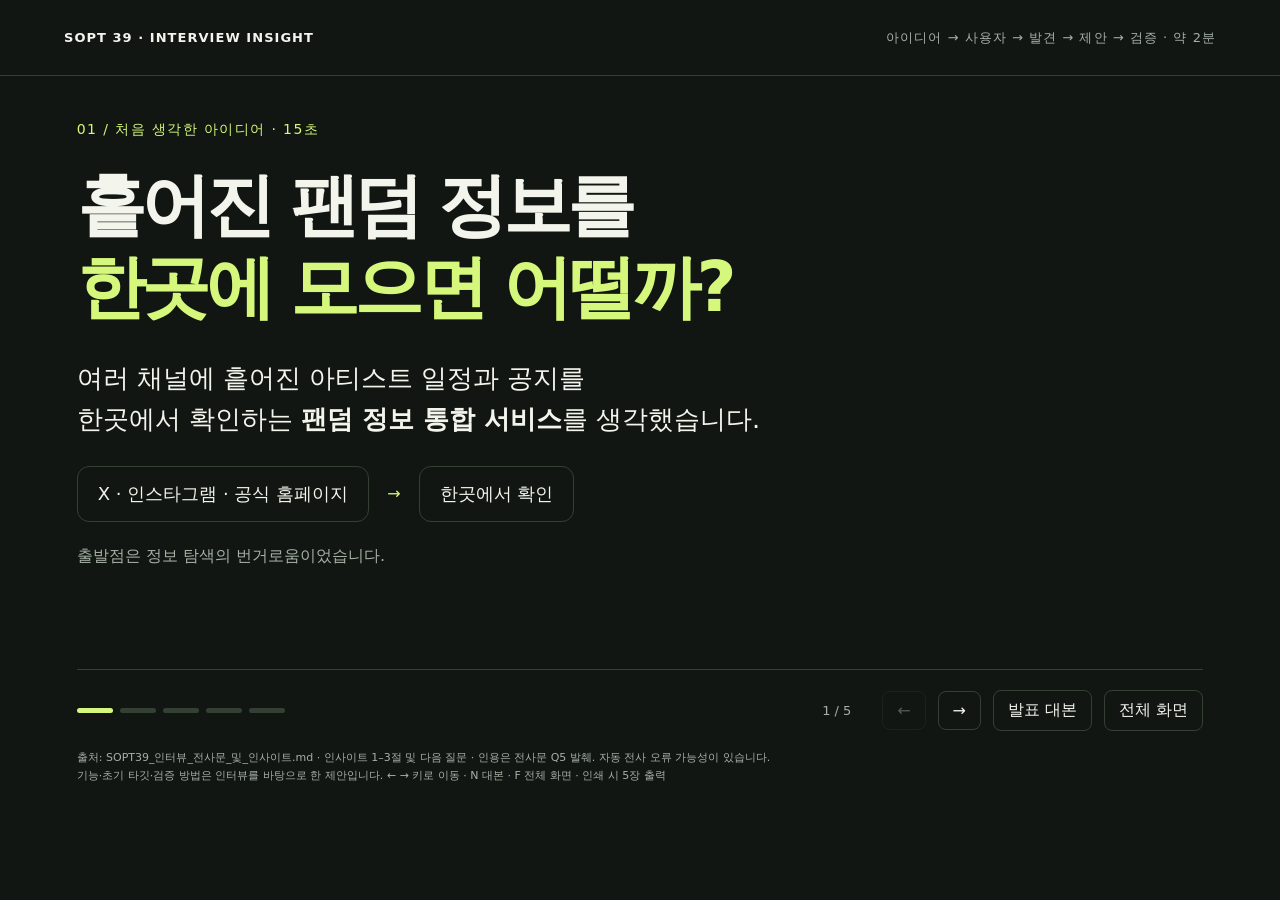
<file: index.html>
<!doctype html>
<html lang="ko">
<head>
<meta charset="utf-8"><meta name="viewport" content="width=device-width, initial-scale=1">
<title>SOPT 39 · 팬 활동 Action Planner</title>
<style>
:root{--bg:#111612;--ink:#f3f5ec;--muted:#a5b0a5;--lime:#d4f77c;--line:#354035}*{box-sizing:border-box}body{margin:0;background:var(--bg);color:var(--ink);font-family:system-ui,-apple-system,'Noto Sans KR',sans-serif}button{font:inherit;cursor:pointer}header{height:76px;display:flex;align-items:center;justify-content:space-between;padding:0 5vw;border-bottom:1px solid var(--line);font-size:13px;letter-spacing:.08em}header span{color:var(--muted)}main{max-width:1400px;margin:auto;padding:5vh 6vw 2vh}.slide{display:none;min-height:530px}.slide.active{display:block;animation:enter .3s ease}.eyebrow{font-size:14px;color:var(--lime);letter-spacing:.1em;margin:0 0 26px}h1{font-size:clamp(38px,5.4vw,76px);letter-spacing:-.065em;line-height:1.18;margin:0 0 30px;font-weight:750}h2{font-size:clamp(32px,4.1vw,58px);letter-spacing:-.055em;line-height:1.25;margin:0 0 30px}em{font-style:normal;color:var(--lime)}.lead{font-size:clamp(19px,2vw,27px);line-height:1.6;max-width:900px}.muted{color:var(--muted)}.pill{display:inline-block;border:1px solid var(--line);border-radius:30px;padding:9px 15px;color:var(--muted);font-size:14px;margin:20px 8px 0 0}.grid{display:grid;grid-template-columns:repeat(3,1fr);gap:18px;margin-top:28px}.card{border:1px solid var(--line);padding:25px;border-radius:16px;background:#192019}.card b{font-size:21px;display:block;margin-bottom:12px}.card p{line-height:1.65;color:var(--muted);margin:0;font-size:17px}.num{color:var(--lime);font-size:13px;display:block;margin-bottom:18px}blockquote{margin:20px 0 26px;border-left:3px solid var(--lime);padding:8px 0 8px 24px;font-size:clamp(23px,2.7vw,36px);line-height:1.5;letter-spacing:-.035em}cite{font-style:normal;display:block;font-size:13px;color:var(--muted);margin-top:16px;letter-spacing:0}.insight{padding:22px 26px;background:var(--lime);color:#192113;border-radius:12px;font-size:22px;line-height:1.5}.flow{display:flex;align-items:center;gap:18px;margin:24px 0}.flow span{padding:15px 20px;border:1px solid var(--line);border-radius:12px;font-size:18px}.flow i{font-style:normal;color:var(--lime)}.example{display:flex;gap:30px;justify-content:space-between;align-items:center;padding:20px 24px;margin-top:23px;border:1px solid var(--line);border-radius:12px}.example strong{color:var(--lime)}small{font-size:13px;color:var(--muted);line-height:1.6}.bottom{max-width:1400px;margin:auto;padding:0 6vw 30px}nav{display:flex;align-items:center;gap:12px;border-top:1px solid var(--line);padding-top:20px}button{color:var(--ink);background:transparent;border:1px solid var(--line);border-radius:8px;padding:9px 14px}button:hover,button:focus-visible{border-color:var(--lime);color:var(--lime)}button:disabled{opacity:.3;cursor:default}.progress{display:flex;gap:7px;flex:1}.progress button{width:36px;height:5px;padding:0;border:0;border-radius:8px;background:var(--line)}.progress button.current{background:var(--lime)}#count{font-size:13px;color:var(--muted);min-width:48px}.notes{margin-top:18px;padding:20px 24px;border:1px dashed var(--line);border-radius:10px;line-height:1.85;color:#c7d1c4;font-size:16px}.notes[hidden]{display:none}.notes strong{display:block;color:var(--lime);margin-bottom:8px;font-size:13px}.source{margin-top:18px;color:var(--muted);font-size:11px;line-height:1.6}@keyframes enter{from{opacity:.4;transform:translateY(6px)}to{opacity:1;transform:none}}@media(max-width:700px){header{padding:0 6vw;height:60px}header span{font-size:10px}.slide{min-height:0;padding-bottom:30px}.grid{grid-template-columns:1fr}.card{padding:19px}main{padding-top:32px}.flow{flex-wrap:wrap;gap:8px}.flow span{font-size:15px}.example{align-items:flex-start;flex-direction:column;gap:10px}nav{flex-wrap:wrap}#notesToggle{font-size:12px}.progress{min-width:120px}.insight{font-size:19px}}@media print{body{background:white;color:#182015}header,nav,.source{display:none}main{padding:0}.slide,.slide.active{display:block;min-height:0;page-break-after:always;padding:30px 20px;animation:none}h1{font-size:52px}h2{font-size:40px}.eyebrow,em,.num{color:#476a10}.card{background:white;border-color:#ccc}.card p,.muted,cite,small{color:#555}.insight{background:#e7f4ce}.notes{display:none}.bottom{padding:0}}
</style>
</head>
<body>
<header><b>SOPT 39 · INTERVIEW INSIGHT</b><span>아이디어 → 사용자 → 발견 → 제안 → 검증 · 약 2분</span></header>
<main>
<section class="slide active" aria-label="1. 아이디어">
<p class="eyebrow">01 / 처음 생각한 아이디어 · 15초</p>
<h1>흩어진 팬덤 정보를<br><em>한곳에 모으면 어떨까?</em></h1>
<p class="lead">여러 채널에 흩어진 아티스트 일정과 공지를<br>한곳에서 확인하는 <strong>팬덤 정보 통합 서비스</strong>를 생각했습니다.</p>
<div class="flow"><span>X · 인스타그램 · 공식 홈페이지</span><i>→</i><span>한곳에서 확인</span></div>
<p class="muted">출발점은 정보 탐색의 번거로움이었습니다.</p>
</section>
<section class="slide" aria-label="2. 대상">
<p class="eyebrow">02 / 집중할 사용자 · 20초</p>
<h2>공지를 읽었지만,<br><em>참여 준비는 아직인 팬</em></h2>
<p class="lead">콘서트·공개방송 등 오프라인 행사에 참여하려고<br>여러 공지에서 조건과 준비물을 직접 정리하는 팬에 집중합니다.</p>
<div class="grid"><div class="card"><span class="num">상황 01</span><b>여러 채널을 오간다</b><p>공식 공지와 팬이 정리한 정보를 함께 확인합니다.</p></div><div class="card"><span class="num">상황 02</span><b>내 조건을 대조한다</b><p>멤버십·인증·신청 자격을 다시 확인합니다.</p></div><div class="card"><span class="num">상황 03</span><b>직접 계획을 만든다</b><p>마감일과 준비물을 메모하고 일정을 맞춥니다.</p></div></div>
<span class="pill">제안하는 초기 타깃 · 실제 참여를 준비하는 팬</span>
</section>
<section class="slide" aria-label="3. 문제와 인사이트">
<p class="eyebrow">03 / 문제와 실제 발언 · 30초</p>
<h2>찾은 정보가 바로<br><em>행동이 되지는 않았습니다.</em></h2>
<blockquote>“일자나 뭐 조건이나 이런 게 다 가지각색이라<br>각각 다 찾아보고 직접 취합해서 계획을 짜든가<br>이런 식으로 해야 되는 게 번거로운 것 같긴 합니다.”<cite>일본 아티스트 팬 인터뷰 · Q5 · 전사문 발언 발췌</cite></blockquote>
<div class="insight">핵심 문제: 정보를 찾은 뒤에도 <strong>내 조건·마감·준비물</strong>로 다시 정리해야 한다.</div>
<p class="muted">인사이트 가설: 정보 모음보다 ‘나의 다음 행동’을 정리해주는 도움이 필요할 수 있습니다.</p>
</section>
<section class="slide" aria-label="4. 기능 제안">
<p class="eyebrow">04 / 기능 제안 · 30초</p>
<h2>팬 활동 <em>Action Planner</em><br>“그래서 오늘 무엇을 해야 하지?”</h2>
<div class="grid"><div class="card"><span class="num">01 · 나에게 맞게</span><b>참여 조건 확인</b><p>관심 행사와 내 멤버십·인증 상태를 대조합니다. 불확실한 조건은 ‘확인 필요’로 표시합니다.</p></div><div class="card"><span class="num">02 · 행동으로 바꾸기</span><b>준비 체크리스트</b><p>신청 방법·마감·준비물을 할 일로 정리하고 공식 공지 출처를 연결합니다.</p></div><div class="card"><span class="num">03 · 놓치지 않게</span><b>마감 알림</b><p>신청과 준비 마감 전에 다음 행동을 알려줍니다.</p></div></div>
<div class="example"><span><small>예시 화면 · 인터뷰 사실이 아닌 기능 설명용</small><br><strong>오늘 할 일</strong> — 멤버십 인증 확인 → 신청 → 신분증 준비</span><span class="muted">반복 검색과 메모를 줄이고<br>준비 누락을 줄이는 것이 목표</span></div>
</section>
<section class="slide" aria-label="5. 다음 검증">
<p class="eyebrow">05 / 다음에 확인할 것 · 25초</p>
<h2>정보를 모으는 것보다<br><em>실제로 준비가 쉬워질까?</em></h2>
<p class="lead">최근 행사 참여 경험이 있는 팬 5명에게<br>실제 공지 기반 체크리스트 시안을 사용하게 하겠습니다.</p>
<div class="grid"><div class="card"><span class="num">비교</span><b>기존 방식 vs 시안</b><p>비슷한 난이도의 공지로 참여 조건·마감·준비물 찾기 과제를 비교합니다.</p></div><div class="card"><span class="num">관찰</span><b>시간 · 누락 · 재검색</b><p>정리 시간과 빠뜨린 항목, 다른 채널을 다시 찾는 이유를 기록합니다.</p></div><div class="card"><span class="num">판단</span><b>실제 다음 행사에서도?</b><p>다음 행사에서 재사용하는지 확인합니다. 정확성과 준비 누락이 개선되지 않으면 기능을 수정합니다.</p></div></div>
<p class="muted">검증할 가설: ‘내 다음 행동’ 정리가 기존 검색·메모보다 도움이 된다.</p>
</section>
</main>
<div class="bottom"><nav aria-label="슬라이드 탐색"><div class="progress" id="progress"></div><span id="count" aria-live="polite">1 / 5</span><button id="prev" aria-label="이전 슬라이드">←</button><button id="next" aria-label="다음 슬라이드">→</button><button id="notesToggle" aria-expanded="false">발표 대본</button><button id="fullscreen">전체 화면</button></nav><div class="notes" id="notes" hidden></div><div class="source">출처: SOPT39_인터뷰_전사문_및_인사이트.md · 인사이트 1–3절 및 다음 질문 · 인용은 전사문 Q5 발췌. 자동 전사 오류 가능성이 있습니다.<br>기능·초기 타깃·검증 방법은 인터뷰를 바탕으로 한 제안입니다. ← → 키로 이동 · N 대본 · F 전체 화면 · 인쇄 시 5장 출력</div></div>
<script>
const scripts=[
'처음에는 여러 채널에 흩어진 아티스트 일정과 공지를 한곳에 모아주는 팬덤 정보 통합 서비스를 생각했습니다. X나 인스타그램, 공식 홈페이지를 오가는 번거로움을 줄이려는 아이디어였습니다.',
'인터뷰 후에는 타깃을 더 좁혔습니다. 단순히 소식을 보고 싶은 팬보다, 콘서트나 공개방송에 실제로 참여하려는 팬입니다. 이들은 공지를 읽고도 멤버십이나 인증 조건을 확인하고, 마감일과 준비물을 따로 정리해야 하는 상황에 있습니다.',
'실제 인터뷰에서는 “일자나 뭐 조건이나 이런 게 다 가지각색이라, 각각 다 찾아보고 직접 취합해서 계획을 짜든가, 이런 식으로 해야 되는 게 번거로운 것 같긴 합니다”라는 발언이 나왔습니다. 정보가 없는 것만이 문제가 아니었습니다. 찾은 정보를 내 상황에 맞는 행동으로 다시 바꾸는 과정이 남아 있었습니다. 그래서 정보 통합보다 다음 행동 정리가 필요할 수 있다는 가설을 세웠습니다.',
'이에 팬 활동 액션 플래너를 제안합니다. 관심 행사와 내 멤버십 상태를 바탕으로 참여 조건을 확인하고, 신청 마감과 준비물을 체크리스트로 보여주는 기능입니다. 마감 전에는 필요한 행동을 알려줍니다. 원문 출처를 연결하고 불확실한 조건은 확인이 필요하다고 표시하겠습니다. 반복 검색과 메모를 줄이고, 준비물을 놓치지 않게 돕는 것이 목표입니다.',
'다음에는 최근 행사 참여 경험이 있는 팬 다섯 명에게 실제 공지로 만든 시안을 보여주겠습니다. 기존 방식과 비교해 준비 정보를 정리하는 시간, 누락한 항목, 다시 검색한 이유를 확인하겠습니다. 이후 실제 행사에서도 다시 쓰는지 관찰해, 다음 행동을 정리해주는 기능이 정말 도움이 되는지 검증하겠습니다.'
];
const times=['15초','20초','30초','30초','25초'];const slides=[...document.querySelectorAll('.slide')];let index=0;
const progress=document.getElementById('progress');slides.forEach((_,i)=>{const b=document.createElement('button');b.setAttribute('aria-label',`${i+1}번 슬라이드로 이동`);b.onclick=()=>show(i);progress.appendChild(b)});
function show(i){index=Math.max(0,Math.min(slides.length-1,i));slides.forEach((s,n)=>{s.classList.toggle('active',n===index);s.setAttribute('aria-hidden',n!==index)});[...progress.children].forEach((b,n)=>{b.classList.toggle('current',n===index);b.setAttribute('aria-current',n===index?'step':'false')});document.getElementById('count').textContent=`${index+1} / ${slides.length}`;document.getElementById('prev').disabled=index===0;document.getElementById('next').disabled=index===slides.length-1;const notes=document.getElementById('notes');notes.replaceChildren();const label=document.createElement('strong');label.textContent=`발표 대본 · ${times[index]} 권장 · 총 약 2분`;notes.append(label,document.createTextNode(scripts[index]));}
function toggleNotes(){const n=document.getElementById('notes');n.hidden=!n.hidden;document.getElementById('notesToggle').setAttribute('aria-expanded',!n.hidden)}
async function fullscreen(){try{if(document.fullscreenElement)await document.exitFullscreen();else await document.documentElement.requestFullscreen()}catch{document.getElementById('fullscreen').textContent='전체 화면 미지원'}}
document.getElementById('prev').onclick=()=>show(index-1);document.getElementById('next').onclick=()=>show(index+1);document.getElementById('notesToggle').onclick=toggleNotes;document.getElementById('fullscreen').onclick=fullscreen;document.addEventListener('keydown',e=>{if(e.altKey||e.ctrlKey||e.metaKey)return;if(e.key==='ArrowRight'){e.preventDefault();show(index+1)}if(e.key==='ArrowLeft'){e.preventDefault();show(index-1)}if(e.key.toLowerCase()==='n')toggleNotes();if(e.key.toLowerCase()==='f')fullscreen()});show(0);
</script>
</body></html>
</file>
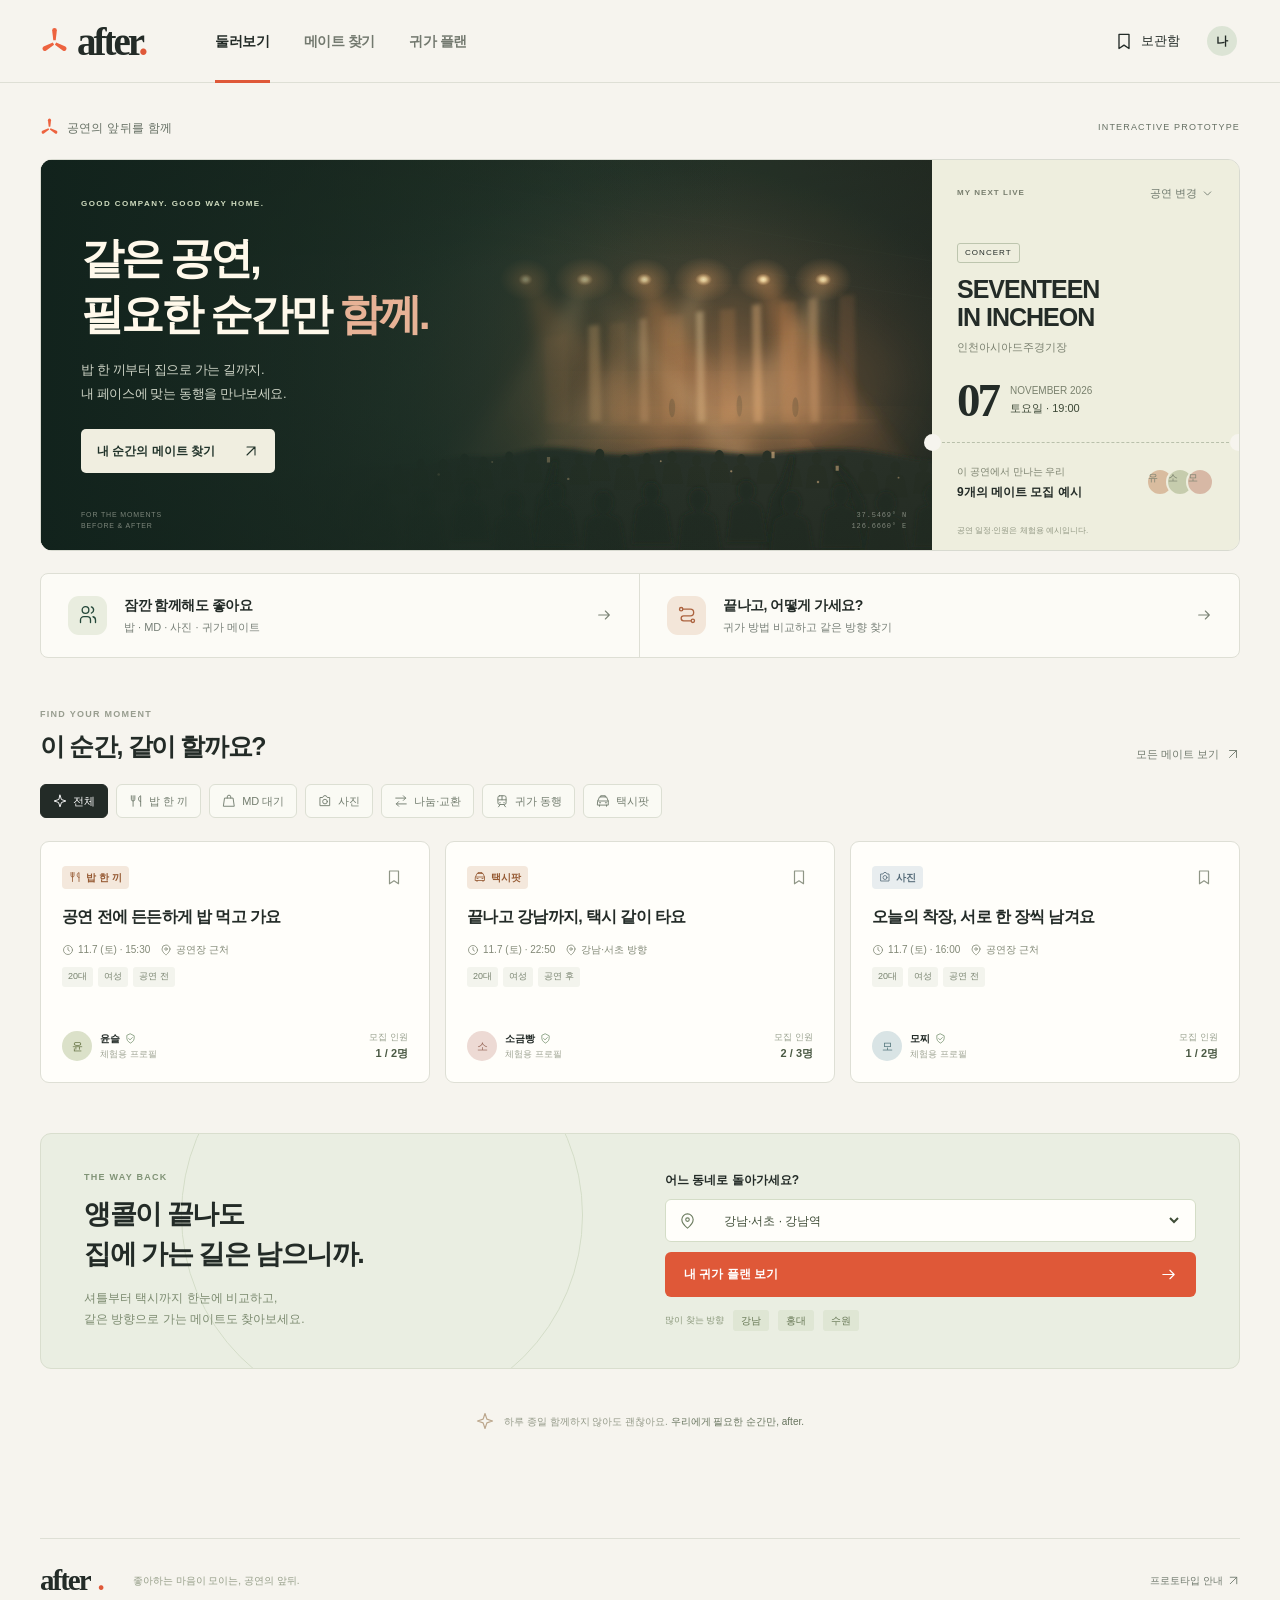
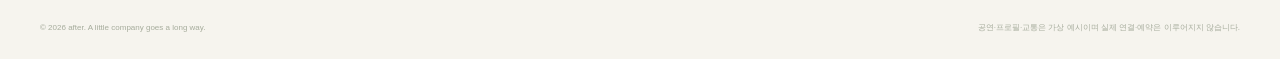
<file: prototype/index.html>
<!doctype html>
<html lang="ko">
<head>
  <meta charset="utf-8">
  <meta name="viewport" content="width=device-width, initial-scale=1">
  <meta name="theme-color" content="#f6f4ee">
  <meta name="description" content="같은 공연, 필요한 순간만 함께. 공연 전후의 메이트와 나에게 맞는 귀가 방법을 찾는 after 프로토타입.">
  <title>after — 공연의 앞뒤를 함께</title>
  <link rel="icon" type="image/svg+xml" href="./assets/mark.svg">
  <link rel="stylesheet" href="./style.css">
</head>
<body>
  <a class="skip-link" href="#main">본문으로 건너뛰기</a>
  <header class="site-header">
    <div class="header-inner">
      <a href="#home" class="brand" aria-label="after 홈"><img src="./assets/mark.svg" width="29" height="29" alt=""><span>after<span class="brand-dot">.</span></span></a>
      <nav class="main-nav" aria-label="주 메뉴">
        <a href="#home" data-page="home">둘러보기</a><a href="#mates" data-page="mates">메이트 찾기</a><a href="#journey" data-page="journey">귀가 플랜</a>
      </nav>
      <div class="header-actions"><a href="#saved" class="saved-link" data-page="saved"><i data-icon="bookmark"></i><span>보관함</span><b id="saved-count" hidden>0</b></a><button class="profile-button" id="profile-button" aria-label="내 체험 프로필">나</button></div>
    </div>
  </header>
  <main id="main" tabindex="-1">
    <section id="page-home" class="page">
      <div class="intro-line"><span><img src="./assets/mark.svg" width="19" height="19" alt=""> 공연의 앞뒤를 함께</span><span class="preview-label">INTERACTIVE PROTOTYPE</span></div>
      <section class="event-hero" aria-label="선택한 공연">
        <div class="hero-art"><div class="hero-overlay"></div><div class="hero-copy"><p class="overline">GOOD COMPANY. GOOD WAY HOME.</p><h1>같은 공연,<br>필요한 순간만 <span>함께.</span></h1><p class="hero-sub">밥 한 끼부터 집으로 가는 길까지.<br>내 페이스에 맞는 동행을 만나보세요.</p><a class="hero-cta" href="#mates">내 순간의 메이트 찾기 <i data-icon="arrow-up-right"></i></a></div><div class="hero-caption"><span>FOR THE MOMENTS<br>BEFORE & AFTER</span><span class="hero-coordinate">37.5469° N<br>126.6660° E</span></div></div>
        <div class="event-ticket"><div class="ticket-top"><span class="overline">MY NEXT LIVE</span><button class="text-button" id="change-event">공연 변경 <i data-icon="chevron-down"></i></button></div><div class="ticket-main"><span class="ticket-label">CONCERT</span><h2 id="hero-event-title"></h2><p id="hero-event-venue"></p><div class="ticket-date"><strong id="hero-event-day"></strong><div id="hero-event-date"></div></div></div><div class="ticket-divider"><span></span></div><div class="ticket-bottom"><div><span>이 공연에서 만나는 우리</span><b id="hero-mate-count"></b></div><div class="mini-avatars" aria-hidden="true"><span>유</span><span>소</span><span>모</span></div></div><p class="ticket-demo">공연 일정·인원은 체험용 예시입니다.</p></div>
      </section>
      <div class="home-shortcuts"><a href="#mates"><span class="shortcut-icon"><i data-icon="users"></i></span><div><b>잠깐 함께해도 좋아요</b><span>밥 · MD · 사진 · 귀가 메이트</span></div><i data-icon="arrow-right"></i></a><a href="#journey"><span class="shortcut-icon"><i data-icon="route"></i></span><div><b>끝나고, 어떻게 가세요?</b><span>귀가 방법 비교하고 같은 방향 찾기</span></div><i data-icon="arrow-right"></i></a></div>
      <section class="section-block"><div class="section-heading"><div><p class="section-kicker">FIND YOUR MOMENT</p><h2>이 순간, 같이 할까요?</h2></div><a href="#mates" class="text-link">모든 메이트 보기 <i data-icon="arrow-up-right"></i></a></div><div class="purpose-tabs" id="home-purposes" aria-label="동행 목적"></div><div class="mate-grid home-mates" id="home-mates"></div></section>
      <section class="home-journey"><div class="home-journey-copy"><p class="section-kicker">THE WAY BACK</p><h2>앵콜이 끝나도<br>집에 가는 길은 남으니까.</h2><p>셔틀부터 택시까지 한눈에 비교하고,<br>같은 방향으로 가는 메이트도 찾아보세요.</p></div><div class="home-journey-form"><label for="home-destination">어느 동네로 돌아가세요?</label><div class="destination-input"><i data-icon="map-pin"></i><select id="home-destination" aria-label="귀가 지역"></select></div><button id="home-plan" class="button primary">내 귀가 플랜 보기 <i data-icon="arrow-right"></i></button><div class="popular"><span>많이 찾는 방향</span><button data-home-destination="gangnam">강남</button><button data-home-destination="hongdae">홍대</button><button data-home-destination="suwon">수원</button></div></div></section>
      <div class="small-promise"><i data-icon="spark"></i><p>하루 종일 함께하지 않아도 괜찮아요. <b>우리에게 필요한 순간만, after.</b></p></div>
    </section>

    <section id="page-mates" class="page" hidden>
      <div class="page-heading"><div><p class="section-kicker">FIND YOUR MOMENT</p><h1>어떤 순간을 함께할까요?</h1><p>같은 공연, 같은 목적. 딱 맞는 만큼만 함께해요.</p></div><button class="button dark" id="open-create"><i data-icon="plus"></i> 메이트 모집하기</button></div>
      <button class="event-context" id="mates-event"><span class="live-dot"></span><b id="mates-event-label"></b><span>공연 변경</span><i data-icon="chevron-down"></i></button>
      <div class="mates-layout"><aside class="filter-panel"><div class="filter-heading"><h2>내게 맞는 조건</h2><button class="text-button" id="reset-filters">초기화</button></div><label for="filter-date">공연 날짜</label><select id="filter-date"></select><label for="filter-time">함께할 시간</label><select id="filter-time"><option value="all">전체 시간</option><option value="before">공연 전</option><option value="after">공연 후</option></select><label for="filter-destination">이동 방향</label><select id="filter-destination"></select><label for="filter-age">연령대</label><select id="filter-age"><option value="all">모든 연령대</option><option value="20">20대</option><option value="30">30대</option></select><div class="filter-note"><i data-icon="info"></i><p>동행은 서로의 페이스를 존중하는 것부터 시작해요.</p></div></aside><div class="mates-results"><div class="purpose-tabs" id="mate-purposes" aria-label="동행 목적"></div><div class="results-toolbar"><span id="result-count" role="status"></span><label class="sort-label">정렬 <select id="sort-mates"><option value="recommended">추천순</option><option value="latest">최근 등록순</option></select></label></div><div class="mate-grid" id="all-mates"></div></div></div>
    </section>

    <section id="page-journey" class="page" hidden>
      <div class="page-heading"><div><p class="section-kicker">THE WAY BACK</p><h1>좋은 하루의 마지막까지.</h1><p>내게 맞는 귀가 방법을 고르고, 같은 방향의 메이트를 만나요.</p></div><span class="page-stamp"><i data-icon="route"></i> TAKE THE GOOD WAY HOME</span></div>
      <div class="journey-search"><button class="journey-event" id="journey-event"><span class="field-label">출발하는 공연</span><b id="journey-event-label"></b><span id="journey-venue"></span></button><span class="journey-arrow"><i data-icon="arrow-right"></i></span><div class="journey-destination"><label for="journey-destination">돌아갈 동네</label><select id="journey-destination"></select></div><button class="button primary" id="search-journey">귀가 방법 찾기 <i data-icon="arrow-right"></i></button></div>
      <div class="journey-timing"><i data-icon="clock"></i><span>공연 종료 <b>22:10</b> · 퇴장 여유 <b>35분</b>을 기준으로 비교해요.</span><span class="sample-pill">시간·요금은 예시</span></div>
      <div class="journey-content"><section class="route-section"><div class="section-heading"><h2 id="route-heading"></h2><span class="muted small">인원에 따라 달라지는 선택</span></div><div id="route-cards"></div><div class="transport-notice"><i data-icon="info"></i><p>실제 시간표·실시간 교통·막차 여부를 조회하는 서비스가 아닙니다. 실제 이용 전 운행사 및 교통 앱에서 반드시 확인해 주세요.</p></div></section><aside class="direction-panel"><p class="section-kicker">SAME WAY, GOOD COMPANY</p><h2>가는 방향이 같다면.</h2><p id="direction-description"></p><div id="direction-mates"></div><button id="direction-find" class="button outline">같은 방향 메이트 더 보기 <i data-icon="arrow-right"></i></button><div class="meeting-note"><i data-icon="map-pin"></i><span>첫 만남은 밝고 사람이 많은 곳에서.<br>약속 장소를 구체적으로 정해요.</span></div></aside></div>
    </section>

    <section id="page-saved" class="page" hidden><div class="page-heading"><div><p class="section-kicker">KEEP THE GOOD ONES</p><h1>나의 보관함</h1><p>마음에 둔 동행과 돌아갈 길, 한곳에 모아두세요.</p></div></div><div class="saved-tabs" id="saved-tabs"><button class="active" data-saved-tab="mates">저장한 메이트</button><button data-saved-tab="requests">연결 요청</button><button data-saved-tab="routes">귀가 플랜</button><button data-saved-tab="posts">내 모집글</button></div><div id="saved-content"></div></section>
  </main>
  <footer><div class="footer-top"><a href="#home" class="brand">after<span class="brand-dot">.</span></a><span>좋아하는 마음이 모이는, 공연의 앞뒤.</span><button class="text-button" id="about-button">프로토타입 안내 <i data-icon="arrow-up-right"></i></button></div><div class="footer-bottom"><span>© 2026 after. A little company goes a long way.</span><span>공연·프로필·교통은 가상 예시이며 실제 연결·예약은 이루어지지 않습니다.</span></div></footer>
  <div id="toast" class="toast" role="status" hidden><i data-icon="check"></i><span></span></div>
  <dialog id="dialog" aria-labelledby="dialog-title"><div class="dialog-inner"><button class="dialog-close icon-button" id="close-dialog" aria-label="창 닫기"><i data-icon="x"></i></button><div id="dialog-content"></div></div></dialog>
  <script type="module" src="./app.js"></script>
</body>
</html>
</file>
<file: prototype/style.css>
:root{--paper:#f6f4ee;--white:#fffefa;--ink:#232b27;--muted:#788078;--line:#dedfd5;--orange:#df5838;--orange-light:#f9e9de;--green:#25483a;--green-light:#e6ede3;--radius:12px;--shadow:0 16px 60px #1f2f2312}*{box-sizing:border-box}html{scroll-behavior:smooth;scroll-padding-top:100px}body{margin:0;background:var(--paper);color:var(--ink);font-family:Arial,'Noto Sans KR','Apple SD Gothic Neo',system-ui,sans-serif;font-size:14px;line-height:1.5;-webkit-font-smoothing:antialiased}button,input,select,textarea{font:inherit}button,a,select{-webkit-tap-highlight-color:transparent}button{cursor:pointer}button:disabled{opacity:.45;cursor:not-allowed}button,a{touch-action:manipulation}a{color:inherit;text-decoration:none}button{color:inherit}button:focus-visible,a:focus-visible,input:focus-visible,select:focus-visible,textarea:focus-visible{outline:2px solid var(--orange);outline-offset:4px}button{border:0;background:none}svg.icon{width:20px;height:20px;fill:none;stroke:currentColor;stroke-width:1.6;stroke-linecap:round;stroke-linejoin:round;vertical-align:middle;flex-shrink:0}img{max-width:100%}h1,h2,h3,p{margin:0}h1,h2,h3{font-weight:700;letter-spacing:-.055em}button,a,select{transition:background .18s,color .18s,border-color .18s,transform .18s}.skip-link{position:absolute;top:-80px;left:20px;padding:12px;background:var(--ink);color:white;z-index:99}.skip-link:focus{top:10px}.site-header{position:sticky;top:0;z-index:20;background:#f6f4eef5;backdrop-filter:blur(14px);border-bottom:1px solid var(--line)}.header-inner{max-width:1280px;margin:auto;display:flex;align-items:center;height:82px;padding:0 40px;gap:70px}.brand{display:inline-flex;align-items:center;gap:8px;font-family:Georgia,'Times New Roman',serif;font-size:39px;font-weight:700;letter-spacing:-3px;line-height:1}.brand-dot{color:var(--orange)}.main-nav{display:flex;align-self:stretch;gap:34px}.main-nav a{display:flex;align-items:center;position:relative;color:#73796f;font-weight:600;letter-spacing:-.03em}.main-nav a.active{color:var(--ink)}.main-nav a.active:after{content:'';position:absolute;bottom:-1px;left:0;right:0;height:3px;background:var(--orange)}.main-nav a:hover{color:var(--orange)}.header-actions{margin-left:auto;display:flex;align-items:center;gap:24px}.saved-link{display:flex;align-items:center;gap:7px;font-size:13px}.saved-link.active{color:var(--orange)}.saved-link b{background:var(--orange);color:white;border-radius:50%;min-width:17px;height:17px;font-size:10px;text-align:center;line-height:17px}.profile-button{width:36px;height:36px;border-radius:50%;background:#dce4d5;font-size:12px;font-weight:700;border:3px solid var(--paper)}main{max-width:1280px;padding:0 40px;margin:auto;min-height:65vh}.page{padding:35px 0 0;animation:arrive .3s ease}.page[hidden]{display:none}.intro-line{display:flex;justify-content:space-between;align-items:center;color:#667064;font-size:12px;margin-bottom:22px;letter-spacing:.02em}.intro-line>span:first-child{display:flex;align-items:center;gap:8px}.tiny-star{font-size:24px;color:var(--orange);line-height:1}.preview-label{letter-spacing:.13em;font-size:9px}.event-hero{display:grid;grid-template-columns:minmax(0,1fr) 307px;min-height:390px;border-radius:var(--radius);overflow:hidden;border:1px solid #d8dad0}.hero-art{position:relative;background:#192b25 url('./assets/stage.svg') center/cover;min-height:390px;color:#fff9eb}.hero-overlay{position:absolute;inset:0;background:linear-gradient(90deg,#10221ce6 0%,#13271e85 42%,#15251c00 78%)}.hero-copy{position:relative;padding:38px 40px;z-index:1}.overline{font-size:9px;font-weight:600;letter-spacing:.16em}.hero-copy .overline{color:#cfdbbf;font-size:8px;letter-spacing:.18em}.hero-copy h1{font-size:43px;font-weight:600;line-height:1.3;letter-spacing:-.07em;margin:21px 0 15px}.hero-copy h1 span{color:#e7b296}.hero-sub{color:#d0d6c8;font-size:13px;line-height:1.85;letter-spacing:-.03em}.hero-cta{display:inline-flex;align-items:center;gap:28px;background:#f0eee0;color:#203229;padding:12px 16px;border-radius:5px;margin-top:23px;font-size:12px;font-weight:700}.hero-cta:hover{background:white;transform:translateY(-2px)}.hero-cta .icon{width:16px}.hero-caption{position:absolute;left:40px;right:25px;bottom:19px;display:flex;justify-content:space-between;align-items:end;font-size:7px;letter-spacing:.12em;color:#d2d6c78c;line-height:1.5;pointer-events:none}.hero-coordinate{font-family:monospace;text-align:right}.event-ticket{position:relative;background:#eeeede;padding:25px 25px 13px;display:flex;flex-direction:column}.ticket-top{display:flex;align-items:center;justify-content:space-between;gap:10px}.ticket-top .overline{font-size:8px;letter-spacing:.13em;color:#787e6e}.text-button{display:inline-flex;align-items:center;justify-content:center;gap:4px;padding:0;font-size:11px;color:#6e786c}.text-button:hover{color:var(--orange)}.text-button .icon{width:13px;height:13px}.ticket-main{padding-top:38px}.ticket-label{display:inline-block;font-size:8px;letter-spacing:.13em;border:1px solid #bdc5ae;border-radius:3px;padding:3px 7px}.ticket-main h2{font-family:Arial,sans-serif;font-size:25px;line-height:1.15;letter-spacing:-.04em;margin:12px 0 7px}.ticket-main>p{font-size:11px;color:#7a806f}.ticket-date{display:flex;align-items:center;gap:12px;margin:21px 0 18px}.ticket-date strong{font-family:Georgia,serif;font-size:47px;letter-spacing:-3px;line-height:1}.ticket-date>div{font-size:10px;line-height:1.7;color:#79806d}.ticket-date>div b{display:block;font-size:11px;color:#3c4836;font-weight:500}.ticket-divider{border-top:1px dashed #b9c0ab;position:relative;margin:0 -25px}.ticket-divider:before,.ticket-divider:after{content:'';position:absolute;top:-9px;width:17px;height:17px;border-radius:50%;background:var(--paper)}.ticket-divider:before{left:-8px}.ticket-divider:after{right:-8px}.ticket-bottom{display:flex;align-items:center;justify-content:space-between;margin-top:21px}.ticket-bottom>div>span{display:block;font-size:10px;color:#7c826f}.ticket-bottom b{font-size:12px;display:block;margin-top:4px}.mini-avatars{display:flex;padding-left:8px}.mini-avatars span{width:28px;height:28px;border:2px solid #eeeede;border-radius:50%;margin-left:-8px;background:#d9bc9f;display:flex;align-items:center;justify-content:center;font-size:9px}.mini-avatars span:nth-child(2){background:#c6ccad}.mini-avatars span:nth-child(3){background:#d7b8a5}.ticket-demo{font-size:8px;color:#929884;margin-top:auto;padding-top:10px}.home-shortcuts{display:grid;grid-template-columns:1fr 1fr;margin:22px 0 0;border:1px solid var(--line);border-radius:8px;background:#fcfbf6}.home-shortcuts>a{display:flex;align-items:center;gap:17px;padding:21px 27px}.home-shortcuts>a:first-child{border-right:1px solid var(--line)}.home-shortcuts>a:hover{background:#eeeede70}.shortcut-icon{color:var(--green);display:grid;place-items:center;width:39px;height:39px;background:#e9eddf;border-radius:11px}.home-shortcuts>a:nth-child(2) .shortcut-icon{background:#f3e6d9;color:#ac633f}.home-shortcuts b{font-size:14px;display:block;letter-spacing:-.035em}.home-shortcuts div>span{font-size:11px;color:var(--muted);margin-top:3px;display:block}.home-shortcuts>a>.icon{margin-left:auto;width:16px;color:#7b8375}.section-block{margin:50px 0}.section-heading{display:flex;align-items:end;justify-content:space-between;gap:16px;margin-bottom:20px}.section-kicker{font-size:9px;letter-spacing:.14em;font-weight:700;color:#989d8f;margin-bottom:9px}.section-heading h2{font-size:25px;line-height:1.35}.text-link{font-size:11px;display:flex;gap:7px;align-items:center;color:#737c70}.text-link:hover{color:var(--orange)}.text-link .icon{width:14px}.purpose-tabs{display:flex;gap:8px;flex-wrap:wrap;margin-bottom:23px}.purpose-tab{display:flex;gap:6px;align-items:center;border:1px solid #dcdfd3;border-radius:6px;padding:8px 12px;font-size:11px;color:#747e70;background:#fafaf4;white-space:nowrap}.purpose-tab .icon{width:14px;height:14px}.purpose-tab.active{background:var(--ink);color:white;border-color:var(--ink)}.purpose-tab:hover:not(.active){background:#e9eddf;border-color:#c2ccba}.mate-grid{display:grid;grid-template-columns:repeat(3,minmax(0,1fr));gap:15px}.mate-card{position:relative;border:1px solid var(--line);border-radius:9px;background:var(--white);padding:21px;display:flex;flex-direction:column;min-height:242px;transition:transform .2s,border-color .2s,box-shadow .2s}.mate-card:hover{border-color:#bdc6b3;box-shadow:0 7px 22px #24352207;transform:translateY(-3px)}.card-top{display:flex;align-items:center;justify-content:space-between;margin-bottom:14px}.purpose-badge{font-size:10px;display:inline-flex;align-items:center;gap:5px;color:#955932;background:#f4e8dc;padding:4px 7px;border-radius:4px;font-weight:600}.purpose-badge.green{color:#4d6b50;background:#e9efdf}.purpose-badge.blue{color:#546a78;background:#e8edef}.purpose-badge .icon{width:12px;height:12px}.icon-button{display:grid;place-items:center;padding:5px;border-radius:6px;color:#8f9686;flex-shrink:0}.icon-button:hover{background:#e9eddf;color:var(--ink)}.icon-button.saved{color:var(--orange)}.icon-button.saved svg{fill:#f7e2d9}.icon-button .icon{width:18px;height:18px}.card-title{font-size:16px;line-height:1.55;letter-spacing:-.04em;font-weight:700;text-align:left;padding:0;display:block;color:var(--ink);width:100%;overflow-wrap:anywhere}.card-title:hover{color:var(--orange)}.card-meta{display:flex;flex-wrap:wrap;gap:6px 10px;margin-top:12px;font-size:10px;color:#828977}.card-meta span{display:flex;align-items:center;gap:4px}.card-meta .icon{width:12px;height:12px}.card-tags{display:flex;gap:5px;margin-top:10px;flex-wrap:wrap}.card-tags span{font-size:9px;background:#f3f4ed;padding:3px 6px;color:#78836f;border-radius:3px}.card-footer{display:flex;align-items:center;margin-top:auto;padding-top:16px;gap:8px}.avatar{display:grid;place-items:center;width:30px;height:30px;border-radius:50%;font-size:11px;flex-shrink:0;background:#e4d1bc;color:#7f6144;font-weight:500}.avatar.sage{background:#dbe1c9;color:#657243}.avatar.rose{background:#eddad4;color:#9c6e60}.avatar.blue{background:#d9e4e5;color:#51747a}.avatar.lilac{background:#e1dfd3;color:#857f62}.card-person{display:flex;align-items:center;gap:5px;font-size:10px;font-weight:600}.card-person .icon{width:11px;height:11px;color:#6e8b67}.card-person-sub{font-size:9px;color:#a0a595;margin-top:2px}.card-spots{margin-left:auto;text-align:right;font-size:9px;color:#98a08e}.card-spots strong{display:block;color:#4a5943;font-size:11px}.home-journey{display:grid;grid-template-columns:1fr 1fr;gap:50px;border:1px solid #d9dece;background:#eaeee2;border-radius:11px;padding:37px 43px;margin-top:50px;position:relative;overflow:hidden}.home-journey:before{content:'';position:absolute;border:1px solid #d4ddc8;border-radius:50%;width:400px;height:400px;left:140px;top:-120px;pointer-events:none}.home-journey-copy{position:relative}.home-journey .section-kicker{color:#809376}.home-journey h2{font-size:27px;line-height:1.5;font-weight:600;letter-spacing:-.055em}.home-journey-copy>p:last-child{font-size:12px;color:#7c8b70;margin-top:13px;line-height:1.8}.home-journey-form{display:flex;flex-direction:column;justify-content:center;position:relative}.home-journey-form>label{font-size:12px;font-weight:600;margin-bottom:10px}.destination-input{display:flex;align-items:center;gap:10px;padding:0 13px;background:var(--white);border:1px solid #d4ddc7;border-radius:6px}.destination-input .icon{width:17px;color:#6c7d60}.destination-input select{border:0!important;background:transparent!important;width:100%;font-size:12px}.home-journey-form .button{margin-top:10px;justify-content:space-between}.button{display:inline-flex;align-items:center;justify-content:center;gap:12px;font-size:12px;font-weight:600;padding:13px 18px;border:1px solid transparent;border-radius:6px;min-height:45px;line-height:1.4}.button .icon{width:17px;height:17px}.button.primary{background:var(--orange);color:white}.button.primary:hover{background:#c84c2f}.button.dark{background:var(--ink);color:white}.button.dark:hover{background:#354438}.button.outline{border-color:#c7cebd;background:transparent}.button.outline:hover{background:#e9eddf}.button.full{width:100%}.button.small{padding:9px 13px;min-height:37px;font-size:11px}.popular{display:flex;gap:9px;align-items:center;font-size:9px;margin-top:13px;color:#8a987b}.popular button{font-size:10px;color:#657653;background:#dfe6d4;padding:3px 8px;border-radius:3px}.popular button:hover{background:#ccd9bd}.small-promise{display:flex;justify-content:center;align-items:center;gap:10px;padding:42px 0;color:#949a89;font-size:10px}.small-promise>.icon{color:#bba68c;width:18px}.small-promise b{font-weight:500;color:#67745e}.page-heading{display:flex;justify-content:space-between;align-items:center;gap:25px;margin:12px 0 35px}.page-heading h1{font-size:35px;line-height:1.45;font-weight:600}.page-heading p:not(.section-kicker){font-size:13px;color:#858d7d;margin-top:8px}.event-context{display:flex;align-items:center;gap:9px;width:100%;padding:15px 18px;background:#eeeee3;border:1px solid #dce0d2;border-radius:7px;margin-bottom:30px;text-align:left;font-size:11px}.event-context b{font-size:12px}.event-context>span:not(.live-dot){margin-left:auto;color:#808a76;font-size:10px}.event-context>.icon{width:13px}.live-dot{width:6px;height:6px;border-radius:50%;background:var(--orange);flex-shrink:0}.mates-layout{display:grid;grid-template-columns:204px minmax(0,1fr);gap:30px}.filter-panel{padding-right:22px;border-right:1px solid var(--line)}.filter-heading{display:flex;align-items:center;justify-content:space-between;margin-bottom:24px}.filter-heading h2{font-size:14px}.filter-heading .text-button{font-size:10px}.filter-panel label,.field-label{font-size:10px;font-weight:600;display:block;margin-bottom:8px;color:#69765f}.filter-panel select{width:100%;margin-bottom:21px;font-size:11px;padding:10px}.filter-note{display:flex;gap:8px;border-top:1px solid var(--line);padding-top:18px;color:#939c87;font-size:10px;line-height:1.9}.filter-note .icon{width:15px;height:15px}.mates-results .mate-grid{grid-template-columns:repeat(2,minmax(0,1fr))}.results-toolbar{display:flex;justify-content:space-between;align-items:center;margin:0 0 16px;font-size:11px;color:#7e8972}.results-toolbar b{color:var(--orange)}select,input,textarea{background:var(--white);border:1px solid #d9ded0;border-radius:5px;padding:12px 14px;color:#3f4d37;min-height:41px;max-width:100%}select{cursor:pointer}textarea{width:100%;resize:vertical;min-height:100px;line-height:1.7}.sort-label{display:flex;align-items:center;gap:6px;font-size:10px}.sort-label select{border:0;background:transparent;font-size:10px;padding:0;min-height:26px}.empty-state{grid-column:1/-1;border:1px dashed #ccd3c1;border-radius:9px;text-align:center;padding:55px 20px;background:#f1f3e9}.empty-state>.icon{width:30px;height:30px;color:#97a488;margin-bottom:16px}.empty-state h3{font-size:18px;font-weight:600}.empty-state p{font-size:12px;color:#929c85;margin:8px 0 20px;line-height:1.8}.page-stamp{display:flex;align-items:center;gap:10px;color:#9aa58f;font-size:8px;letter-spacing:.08em;white-space:nowrap}.page-stamp .icon{width:30px;height:30px}.journey-search{display:flex;gap:20px;align-items:center;padding:22px;border:1px solid #d7decd;background:#ecf0e4;border-radius:8px}.journey-event{text-align:left;flex:1;padding:0}.journey-event .field-label{font-size:9px;font-weight:500;color:#8b967e;margin-bottom:6px}.journey-event b{display:block;font-size:13px}.journey-event>span:last-child{display:block;margin-top:3px;color:#8b967e;font-size:10px}.journey-arrow{color:#a0ad8f}.journey-destination{flex:1}.journey-destination>label{display:block;font-size:9px;color:#8b967e;margin-bottom:5px}.journey-destination select{width:100%;font-size:12px;min-height:43px;background:var(--white)}.journey-search .button{align-self:end}.journey-timing{display:flex;gap:8px;align-items:center;font-size:10px;color:#87927c;padding:15px 2px}.journey-timing>.icon{width:14px;height:14px}.journey-timing b{font-weight:600;color:#58694a}.sample-pill{border:1px solid #dadfcf;padding:3px 7px;border-radius:3px;font-size:8px;margin-left:auto;white-space:nowrap}.journey-content{display:grid;grid-template-columns:minmax(0,1fr) 305px;gap:30px;margin-top:27px}.journey-content .section-heading{align-items:center;margin-bottom:18px}.journey-content .section-heading h2{font-size:21px}.muted{color:var(--muted)}.small{font-size:10px}.route-card{border:1px solid var(--line);border-radius:9px;background:var(--white);margin-bottom:13px;overflow:hidden}.route-summary{display:flex;gap:14px;padding:20px}.route-icon{display:grid;place-items:center;background:#e9eedf;width:42px;height:42px;border-radius:10px;flex-shrink:0;color:#657e50}.route-card[data-type=taxi] .route-icon{color:#9b7541;background:#f5ead0}.route-card[data-type=shuttle] .route-icon{color:#98725d;background:#f2e4d8}.route-description{flex:1}.route-description h3{font-size:15px}.route-description>p{font-size:11px;color:#8c9581;margin-top:4px}.route-description .route-tag{display:inline-block;font-size:8px;color:#748c60;margin-left:7px;vertical-align:middle;background:#e9efdf;padding:3px 5px;border-radius:3px;font-weight:400;letter-spacing:0}.route-price{text-align:right;font-size:18px;font-weight:700;letter-spacing:-.04em;white-space:nowrap}.route-price>span{display:block;font-size:9px;color:#929c86;font-weight:400;letter-spacing:0;margin-top:3px}.route-warning{font-size:10px;line-height:1.7;margin:0 20px 15px;color:#a47736;background:#faf3e4;padding:9px 11px;border-radius:4px;display:flex;gap:6px}.route-warning .icon{width:13px;height:13px;margin-top:2px}.route-bottom{display:flex;justify-content:space-between;align-items:center;margin:0 20px 14px;padding-top:13px;border-top:1px solid #eaeddf;font-size:10px;color:#8a957e}.route-bottom>span{display:flex;align-items:center;gap:6px}.route-bottom .icon{width:13px;height:13px}.route-bottom button{font-size:10px;display:flex;align-items:center;gap:5px}.route-bottom button:hover{color:var(--orange)}.route-details{border-top:1px solid var(--line);padding:20px;background:#f6f7ef}.route-details[hidden]{display:none}.route-step{display:flex;gap:15px;position:relative;padding-bottom:20px}.route-step:not(:last-of-type):after{content:'';position:absolute;left:56px;top:14px;bottom:0;border-left:1px solid #ccd5bf}.route-step time{width:35px;font-size:10px;color:#87997a;flex-shrink:0}.route-step>span{height:7px;width:7px;border:1px solid #90a67b;border-radius:50%;margin-top:4px;background:#eff4e9;z-index:1;flex-shrink:0}.route-step b{font-size:11px;font-weight:600;display:block}.route-step p{font-size:10px;line-height:1.7;color:#909d82;margin-top:3px}.route-disclaimer{font-size:9px;color:#9ca58e;margin:7px 0 15px}.transport-notice{display:flex;gap:8px;color:#9ca58e;font-size:10px;line-height:1.8;padding:8px 2px 0}.transport-notice .icon{width:14px;height:14px;margin-top:3px}.direction-panel{background:#ecefe3;border:1px solid #dbe1d0;border-radius:10px;padding:25px 22px;height:max-content;position:sticky;top:110px}.direction-panel .section-kicker{font-size:8px;color:#94a181}.direction-panel h2{font-size:22px;margin-top:12px}.direction-panel>p:not(.section-kicker){font-size:11px;color:#879877;margin:10px 0 22px;line-height:1.8}.mini-mate{display:flex;gap:10px;align-items:center;border-bottom:1px solid #dce3ce;padding:13px 0;width:100%;text-align:left}.mini-mate:first-child{padding-top:0}.mini-mate:last-child{border-bottom:0}.mini-mate .avatar{width:32px;height:32px}.mini-mate>div{flex:1}.mini-mate b{display:block;font-size:11px}.mini-mate small{display:block;font-size:9px;color:#95a187;margin-top:3px}.mini-mate>.icon{width:13px;height:13px;color:#8e9f7b}.mini-mate:hover b{color:var(--orange)}.direction-panel>.button{font-size:10px;width:100%;margin-top:20px;gap:6px}.meeting-note{border-top:1px solid #d5dec9;margin-top:23px;padding-top:19px;display:flex;gap:9px;font-size:9px;color:#94a384;line-height:1.8}.meeting-note .icon{width:15px;height:15px}.saved-tabs{display:flex;gap:30px;border-bottom:1px solid var(--line);margin-bottom:25px;overflow:auto;white-space:nowrap}.saved-tabs>button{font-size:12px;padding:0 0 14px;color:#8d9880;border-bottom:2px solid transparent}.saved-tabs>button.active{color:var(--ink);border-bottom-color:var(--orange);font-weight:600}.request-card{background:var(--white);border:1px solid var(--line);border-radius:9px;padding:23px;margin-bottom:13px;display:flex;gap:20px;align-items:center}.request-card .avatar{width:42px;height:42px}.request-card>div{flex:1}.request-card h3{font-size:15px;margin-top:5px}.request-card p{font-size:11px;color:#8b987c;margin-top:8px;overflow-wrap:anywhere}.status-label{font-size:9px;color:#9c763e;background:#f4ebd7;border-radius:3px;padding:3px 6px}.request-card>.button{flex-shrink:0}.post-actions{margin-top:20px;display:flex;gap:10px}.saved-route-event{font-size:10px;color:#9aa58a;margin-bottom:8px}.saved-route-group{margin-bottom:25px}.local-note{font-size:10px;color:#9ca58e;margin-top:20px;display:flex;align-items:center;gap:6px}.local-note>.icon{width:13px}footer{max-width:1280px;padding:0 40px 25px;margin:65px auto 0}.footer-top{border-top:1px solid var(--line);display:flex;align-items:center;gap:30px;padding:27px 0}.footer-top .brand{font-size:29px;letter-spacing:-2px}.footer-top>span{font-size:10px;color:#939c86}.footer-top button{margin-left:auto;font-size:10px}.footer-bottom{display:flex;justify-content:space-between;gap:20px;color:#a6ac9c;font-size:8px}.toast{position:fixed;z-index:70;bottom:30px;left:50%;transform:translateX(-50%);background:var(--ink);color:#fffaf0;border:1px solid #56614d;box-shadow:var(--shadow);display:flex;gap:10px;align-items:center;padding:14px 20px;border-radius:7px;font-size:12px;max-width:calc(100vw - 30px);width:max-content;animation:arrive .2s ease}.toast[hidden]{display:none}.toast>.icon{color:#b6cda0;width:16px;height:16px}dialog{border:1px solid #d9dfcf;border-radius:14px;background:var(--paper);color:var(--ink);padding:0;max-width:540px;width:calc(100% - 32px);max-height:90dvh;box-shadow:0 30px 100px #0e1d2450}dialog::backdrop{background:#15231d70;backdrop-filter:blur(4px)}.dialog-inner{padding:33px;position:relative}.dialog-close{position:absolute;right:15px;top:15px}.dialog-inner h2{font-size:25px;padding-right:17px;line-height:1.4;font-weight:600}.dialog-sub{font-size:12px;color:#8b977d;margin-top:10px;line-height:1.8}.event-options{display:flex;flex-direction:column;gap:12px;margin-top:25px}.event-option{display:flex;align-items:center;gap:16px;text-align:left;padding:16px;border:1px solid #d4ddc7;border-radius:7px;width:100%;background:#fffdf4}.event-option.active{border-color:var(--orange);background:#faf0e5}.event-option:hover{border-color:#b1c19e}.event-swatch{width:50px;height:62px;background:var(--green);color:#e8dab8;border-radius:3px;font-family:Georgia,serif;font-size:30px;display:grid;place-items:center;flex-shrink:0}.event-option:nth-child(2) .event-swatch{background:#967353;color:#f3e1c0}.event-option:nth-child(3) .event-swatch{background:#798571;color:#f4f3d3}.event-option>div{flex:1}.event-option b{font-size:12px;display:block}.event-option small{font-size:10px;color:#8d9a7e;display:block;margin-top:5px}.event-option>.icon{width:16px;color:var(--orange)}.detail-top{display:flex;align-items:center;gap:12px;margin:25px 0 22px}.detail-top .avatar{width:48px;height:48px;font-size:16px}.detail-person{flex:1}.detail-person b{font-size:13px}.detail-person small{display:block;color:#9aa58b;font-size:10px;margin-top:5px}.detail-trust{display:flex;align-items:center;gap:4px;font-size:9px;color:#7e976c;background:#e8efdc;padding:4px 7px;border-radius:4px}.detail-trust .icon{width:12px;height:12px}.detail-description{font-size:13px;line-height:1.95;color:#69775c;white-space:pre-line;background:#edeee4;padding:18px;border-radius:7px;overflow-wrap:anywhere}.detail-facts{display:grid;grid-template-columns:1fr 1fr;gap:16px;margin:23px 0}.detail-facts dt{font-size:9px;color:#9aa58c;margin-bottom:5px}.detail-facts dd{margin:0;font-size:12px;color:#657658}.safety-note{font-size:10px;line-height:1.8;color:#96a184;padding:14px 0}.dialog-actions{display:flex;gap:10px;align-items:center;margin-top:10px}.dialog-actions .button.primary{flex:1}.detail-secondary{display:flex;justify-content:center;gap:25px;margin-top:22px}.detail-secondary button{font-size:10px;color:#a3ab94}.detail-secondary button:hover{color:var(--orange)}.form-field{margin-top:20px}.form-field label,.form-field>.field-label{display:block;font-size:11px;font-weight:600;color:#6e7e60;margin-bottom:8px}.form-field input,.form-field select{width:100%;font-size:12px}.form-field textarea{font-size:12px}.form-row{display:grid;grid-template-columns:1fr 1fr;gap:15px}.form-note{color:#9ea78e;font-size:10px;line-height:1.8;margin-top:14px}.form-note.error{color:#ba593c}.checkbox-label{display:flex;align-items:flex-start;gap:9px;font-size:10px;color:#869676;line-height:1.8;margin:18px 0}.checkbox-label input{margin-top:4px;width:14px;height:14px;min-height:0;accent-color:var(--green);flex-shrink:0}.request-preview{padding:14px;background:#e9eedf;font-size:12px;border-radius:6px;margin-top:24px;color:#657a54}.confirmation{text-align:center;padding:20px 0 5px}.confirmation-mark{width:58px;height:58px;border-radius:50%;background:#e3ecd7;color:#6b8c4e;display:grid;place-items:center;margin:0 auto 22px}.confirmation-mark .icon{width:25px;height:25px}.confirmation h2{padding:0}.confirmation .button{margin-top:25px}.profile-head{display:flex;align-items:center;gap:16px;margin:25px 0}.profile-head .avatar{width:60px;height:60px;font-size:22px}.profile-head b{font-size:18px}.profile-head p{font-size:11px;margin-top:4px;color:#8d9a7d}.profile-stat{display:flex;border:1px solid var(--line);border-radius:7px;padding:17px 5px;margin-bottom:20px}.profile-stat>div{flex:1;text-align:center}.profile-stat b{font-size:19px;display:block}.profile-stat span{font-size:10px;color:#95a284}.profile-list{display:flex;align-items:center;gap:12px;border-top:1px solid var(--line);padding:15px 0;font-size:12px}.profile-list>.icon{color:#8c9b7d;width:18px}.profile-list span{margin-left:auto;font-size:10px;color:#9ca78d}.about-list{padding-left:17px;color:#7f8d71;font-size:12px;line-height:2.1;margin:20px 0}.report-reasons{display:grid;gap:10px;margin:23px 0}.report-reasons label{display:flex;align-items:center;gap:10px;font-size:12px;color:#7a8c69}.report-reasons input{min-height:0;accent-color:var(--green)}.blocked-list{margin:20px 0}.blocked-row{display:flex;align-items:center;gap:10px;padding:12px 0;border-bottom:1px solid var(--line)}.blocked-row b{font-size:12px;flex:1}.blocked-row button{font-size:11px;color:var(--orange)}@keyframes arrive{from{opacity:0;transform:translateY(5px)}to{opacity:1;transform:none}}@media(min-width:1400px){.hero-copy h1{font-size:47px}.hero-copy{padding:38px 45px}.hero-art{min-height:405px}}@media(max-width:1020px){.header-inner,main,footer{padding-left:26px;padding-right:26px}.header-inner{gap:40px}.event-hero{grid-template-columns:minmax(0,1fr) 275px}.hero-copy{padding:35px 28px}.hero-copy h1{font-size:37px}.hero-caption{left:28px}.event-ticket{padding-left:21px;padding-right:21px}.ticket-divider{margin:0 -21px}.home-mates{gap:10px}.mate-card{padding:16px}.card-title{font-size:14px}.card-meta{font-size:9px}.home-journey{padding:32px;gap:35px}.journey-content{grid-template-columns:minmax(0,1fr) 265px;gap:20px}.direction-panel{padding:22px 18px}.mates-layout{grid-template-columns:180px minmax(0,1fr);gap:20px}.filter-panel{padding-right:17px}.page-stamp{display:none}.home-shortcuts>a{padding:18px}.home-shortcuts b{font-size:13px}.home-shortcuts div>span{font-size:10px}}@media(max-width:760px){.header-inner{height:68px;padding:0 20px;gap:25px}.brand{font-size:34px}.brand img{width:24px;height:24px}.main-nav{gap:20px}.main-nav a{font-size:12px}.header-actions{gap:14px}.saved-link>span{display:none}.saved-link .icon{width:19px}.profile-button{width:30px;height:30px;font-size:10px}.event-hero{grid-template-columns:1fr 235px}.hero-copy{padding:30px 23px}.hero-copy h1{font-size:32px}.hero-sub{font-size:11px}.hero-cta{font-size:10px;padding:11px 12px;gap:12px}.hero-art{min-height:370px}.ticket-top .overline{font-size:7px}.ticket-top .text-button{font-size:9px}.ticket-main h2{font-size:22px}.ticket-main{padding-top:38px}.event-ticket{padding:23px 18px 13px}.ticket-divider{margin:0 -18px}.ticket-date strong{font-size:42px}.hero-copy .overline{font-size:6px}.home-mates{grid-template-columns:1fr 1fr}.home-mates .mate-card:last-child{display:none}.home-shortcuts>a{gap:10px;padding:16px 13px}.shortcut-icon{width:32px;height:32px;border-radius:8px}.shortcut-icon .icon{width:18px;height:18px}.home-shortcuts b{font-size:11px}.home-shortcuts div>span{font-size:9px}.home-shortcuts>a>.icon{display:none}.home-journey{padding:27px;gap:25px}.home-journey h2{font-size:24px}.home-journey-copy>p:last-child{font-size:11px}.section-heading h2{font-size:23px}.page-heading h1{font-size:29px}.page-heading>.button{font-size:10px;padding:10px}.mates-layout{grid-template-columns:1fr}.filter-panel{border:0;padding:18px;background:#edeee3;border-radius:7px;display:grid;grid-template-columns:90px 1fr 90px 1fr;gap:10px;align-items:center}.filter-heading{grid-column:1/-1;margin-bottom:5px}.filter-panel label{margin:0;font-size:10px}.filter-panel select{margin:0;padding:8px;min-height:36px}.filter-note{display:none}.mates-results{margin-top:10px}.journey-content{grid-template-columns:1fr}.direction-panel{position:static;display:block}.direction-panel #direction-mates{display:grid;grid-template-columns:repeat(3,1fr);gap:15px}.mini-mate{padding:8px 0;border:0}.mini-mate:first-child{padding-top:8px}.direction-panel>.button{width:auto}.meeting-note{margin-top:18px;padding-top:15px}.journey-search{gap:14px;padding:18px}.journey-search .button{font-size:10px;padding:12px}.journey-event b{font-size:11px}.journey-event>span:last-child{font-size:8px}.journey-destination select{font-size:11px;padding:10px}.journey-timing{font-size:9px}.footer-bottom{flex-direction:column;gap:7px}.small-promise{font-size:9px}.page-heading .section-kicker{font-size:8px}}@media(max-width:540px){.header-inner{padding:0 17px;gap:0;height:64px;flex-wrap:wrap;position:relative}.brand{font-size:32px;gap:5px}.brand img{width:23px;height:23px}.main-nav{position:fixed;bottom:0;left:0;right:0;background:#f6f4eefa;backdrop-filter:blur(12px);height:60px;border-top:1px solid var(--line);justify-content:center;gap:0;padding-bottom:env(safe-area-inset-bottom);z-index:22}.main-nav a{flex:1;justify-content:center;font-size:12px;max-width:160px;color:#8a9580}.main-nav a.active:after{bottom:10px;left:calc(50% - 4px);right:auto;width:8px;height:3px;border-radius:3px}.main-nav a.active{color:var(--orange)}.header-actions{margin-left:auto;gap:18px}.saved-link>span{display:inline;font-size:11px}.saved-link .icon{width:17px;height:17px}main,footer{padding-left:19px;padding-right:19px}.page{padding-top:24px}.intro-line{margin-bottom:17px;font-size:10px}.preview-label{font-size:7px;letter-spacing:.06em}.tiny-star{font-size:20px}.event-hero{grid-template-columns:1fr}.hero-art{min-height:342px}.hero-copy{padding:28px}.hero-copy h1{font-size:37px;margin-top:20px}.hero-copy .overline{font-size:7px}.hero-sub{font-size:12px}.hero-cta{font-size:11px;padding:11px 14px;margin-top:20px}.hero-caption{left:auto;right:16px;bottom:14px}.hero-caption>span:first-child{display:none}.event-ticket{padding:18px 22px;display:grid;grid-template-columns:1fr 1fr;gap:0 13px}.ticket-top{grid-column:1/-1;margin-bottom:14px}.ticket-top .overline{font-size:8px}.ticket-top .text-button{font-size:10px}.ticket-main{padding:0;grid-column:1/-1;display:grid;grid-template-columns:1fr auto;align-items:center;column-gap:15px}.ticket-label{grid-column:1;font-size:6px;width:max-content;padding:2px 4px}.ticket-main h2{grid-column:1;font-size:19px;margin:7px 0 3px}.ticket-main h2 br{display:none}.ticket-main>p{grid-column:1;font-size:10px}.ticket-date{grid-column:2;grid-row:1/4;margin:0;gap:8px}.ticket-date strong{font-size:38px}.ticket-date>div{font-size:8px}.ticket-date>div b{font-size:9px}.ticket-divider{grid-column:1/-1;margin:17px -22px 0}.ticket-bottom{grid-column:1/-1;margin:17px 0 0}.ticket-bottom>div>span{font-size:9px}.ticket-bottom b{font-size:11px}.ticket-demo{grid-column:1/-1;font-size:7px;padding-top:7px}.mini-avatars span{width:25px;height:25px}.home-shortcuts{grid-template-columns:1fr;margin-top:15px}.home-shortcuts>a{padding:15px 18px;gap:13px}.home-shortcuts>a:first-child{border-right:0;border-bottom:1px solid var(--line)}.home-shortcuts b{font-size:12px}.home-shortcuts div>span{font-size:10px}.home-shortcuts>a>.icon{display:block}.section-block{margin:34px 0}.section-kicker{font-size:8px;margin-bottom:6px}.section-heading h2{font-size:22px}.text-link{font-size:9px;gap:3px}.text-link .icon{width:12px}.purpose-tabs{gap:6px;margin-bottom:18px}.purpose-tab{padding:7px 9px;font-size:10px;gap:4px}.purpose-tab .icon{width:12px;height:12px}.home-mates{grid-template-columns:1fr;gap:12px}.home-mates .mate-card:last-child{display:flex}.mate-card{padding:19px;min-height:220px}.card-title{font-size:16px}.card-meta{font-size:10px}.card-tags span{font-size:9px}.card-footer{padding-top:18px}.home-journey{grid-template-columns:1fr;gap:25px;padding:27px 22px;margin-top:34px}.home-journey h2{font-size:26px}.home-journey-copy>p:last-child{font-size:12px}.home-journey-form>label{font-size:11px}.small-promise{font-size:9px;align-items:flex-start;padding:30px 5px}.small-promise b{display:block;margin-top:3px}.small-promise>.icon{margin-top:2px}.page-heading{margin:5px 0 25px;flex-wrap:wrap;gap:17px}.page-heading h1{font-size:29px}.page-heading p:not(.section-kicker){font-size:11px;margin-top:7px}.page-heading>.button{font-size:11px;min-height:38px}.event-context{font-size:10px;padding:12px;gap:7px;margin-bottom:18px}.event-context b{font-size:10px}.event-context>span:not(.live-dot){font-size:9px}.filter-panel{grid-template-columns:67px 1fr;gap:10px 12px;padding:17px}.filter-panel label{font-size:10px}.filter-panel select{font-size:10px}.filter-heading{margin-bottom:8px}.filter-heading h2{font-size:12px}.mates-layout{gap:18px}.mates-results .mate-grid{grid-template-columns:1fr}.results-toolbar{font-size:10px}.journey-search{display:grid;grid-template-columns:1fr 1fr;gap:17px;padding:18px}.journey-event{grid-column:1/-1;border-bottom:1px solid #d5deca;padding-bottom:15px}.journey-event b{font-size:13px}.journey-event>span:last-child{font-size:10px}.journey-arrow{display:none}.journey-destination{grid-column:1;min-width:0}.journey-destination select{font-size:11px;padding:10px 6px;min-height:41px}.journey-search .button{font-size:10px;min-height:41px;padding:10px 8px;gap:5px}.journey-search .button .icon{width:14px}.journey-timing{flex-wrap:wrap;font-size:9px;gap:6px}.journey-timing .sample-pill{margin-left:21px;font-size:7px}.journey-content{margin-top:20px}.journey-content .section-heading h2{font-size:20px}.journey-content .section-heading .small{font-size:9px}.route-summary{gap:11px;padding:17px}.route-icon{width:35px;height:35px;border-radius:8px}.route-icon .icon{width:19px}.route-description h3{font-size:13px}.route-description>p{font-size:9px}.route-description .route-tag{font-size:7px;margin-left:4px;padding:2px 4px}.route-price{font-size:16px}.route-price>span{font-size:8px}.route-warning{margin:0 17px 13px;font-size:9px}.route-bottom{margin:0 17px 13px;font-size:9px}.route-bottom button{font-size:9px}.route-details{padding:17px}.direction-panel{padding:24px 20px;margin-top:12px}.direction-panel #direction-mates{display:block}.mini-mate{padding:13px 0;border-bottom:1px solid #dae2cd}.mini-mate:first-child{padding-top:0}.mini-mate b{font-size:12px}.mini-mate small{font-size:10px}.direction-panel>.button{width:100%;font-size:11px}.meeting-note{font-size:10px}.saved-tabs{gap:22px;margin-bottom:20px}.saved-tabs>button{font-size:11px}.saved-tabs::-webkit-scrollbar{display:none}.request-card{padding:17px;gap:12px;flex-wrap:wrap}.request-card h3{font-size:13px}.request-card>.button{margin-left:54px;font-size:10px;min-height:34px}.request-card .avatar{width:36px;height:36px}.request-card>div{min-width:calc(100% - 60px)}.request-card p{font-size:10px}.empty-state{padding:40px 16px}.empty-state h3{font-size:17px}.empty-state p{font-size:11px}.dialog-inner{padding:27px 22px}.dialog-inner h2{font-size:23px}.dialog-sub{font-size:11px}.detail-facts dd{font-size:11px}.detail-description{font-size:12px}.detail-top{gap:10px}.detail-trust{font-size:8px;padding:4px}.detail-person b{font-size:12px}.detail-person small{font-size:9px}.form-row{gap:11px}.form-field input,.form-field select,.form-field textarea{font-size:12px}.event-option{padding:12px;gap:12px}.event-option b{font-size:11px}.event-option small{font-size:9px}.event-swatch{width:42px;height:56px;font-size:25px}.footer-top{gap:15px;flex-wrap:wrap;padding:24px 0 18px}.footer-top>span{font-size:9px}.footer-top button{font-size:9px;margin-left:auto}.footer-top .brand{font-size:27px}.footer-bottom{font-size:7px;line-height:1.8;gap:7px}footer{margin-top:40px;padding-bottom:85px}.toast{bottom:78px;font-size:11px;padding:13px 16px}.local-note{font-size:9px}.journey-content .small{max-width:120px;text-align:right}}@media(prefers-reduced-motion:reduce){html{scroll-behavior:auto}*,*:before,*:after{animation:none!important;transition:none!important}}
@media(max-width:540px){.site-header{backdrop-filter:none;background:var(--paper)}.hero-copy h1{font-size:35px}.main-nav{z-index:30}}
</file>
